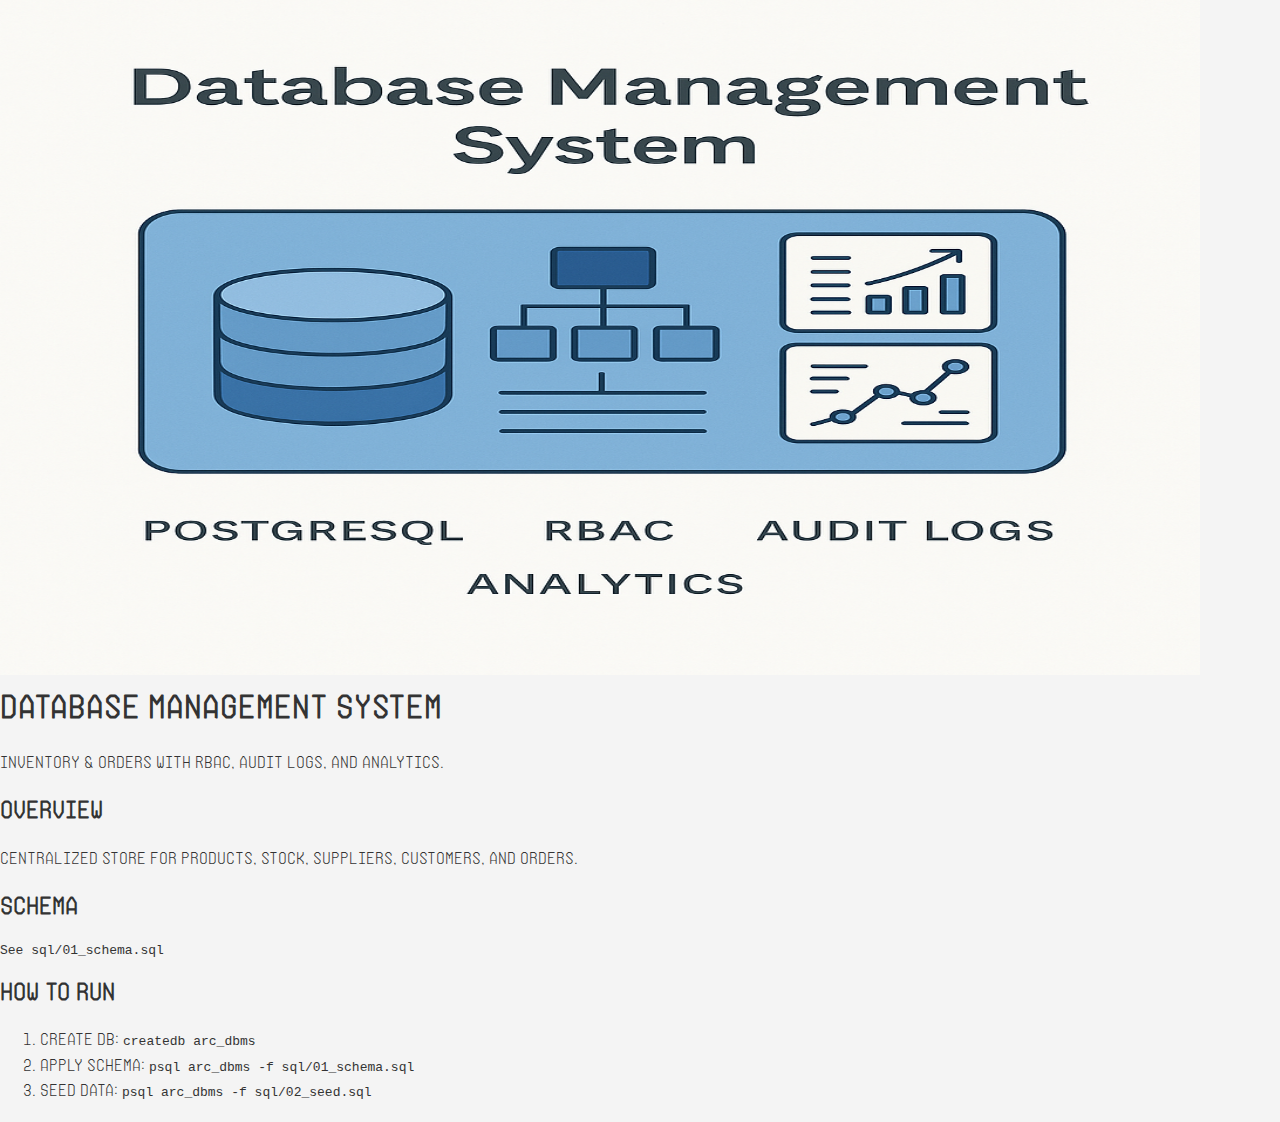
<file: database-management/index.html>
<!doctype html>
<html lang="en">
<head>
  <meta charset="utf-8">
  <meta name="viewport" content="width=device-width,initial-scale=1">
  <title>Database Management System | Arc Innovations</title>
  <link rel="stylesheet" href="../style.css">
</head>
<body>
  <header class="case-hero">
    <img src="thumbnail.png" alt="DBMS thumbnail" width="1200" height="675" loading="eager">
    <h1>Database Management System</h1>
    <p>Inventory & Orders with RBAC, audit logs, and analytics.</p>
  </header>

  <main class="case-content">
    <h2>Overview</h2>
    <p>Centralized store for products, stock, suppliers, customers, and orders.</p>

    <h2>Schema</h2>
    <pre><code>See sql/01_schema.sql</code></pre>

    <h2>How to run</h2>
    <ol>
      <li>Create DB: <code>createdb arc_dbms</code></li>
      <li>Apply schema: <code>psql arc_dbms -f sql/01_schema.sql</code></li>
      <li>Seed data: <code>psql arc_dbms -f sql/02_seed.sql</code></li>
    </ol>
  </main>
</body>
</html>
</file>
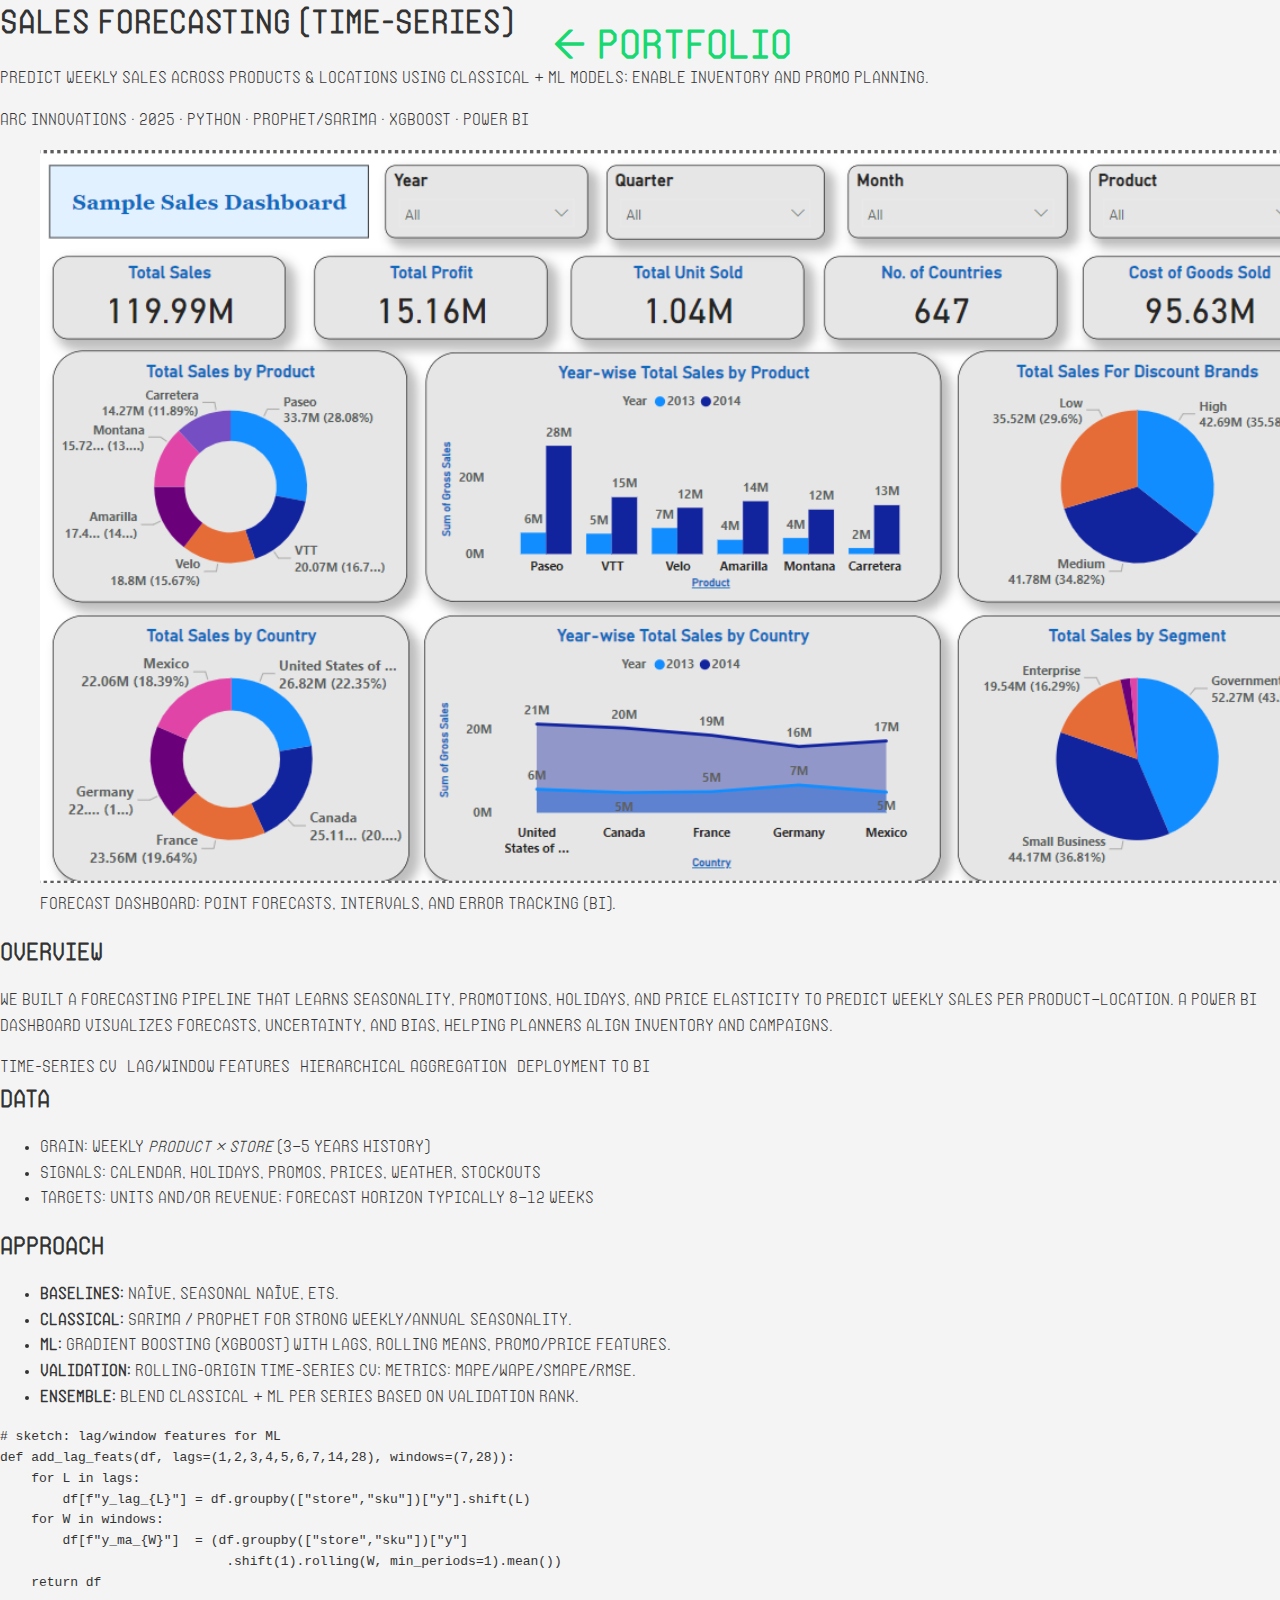
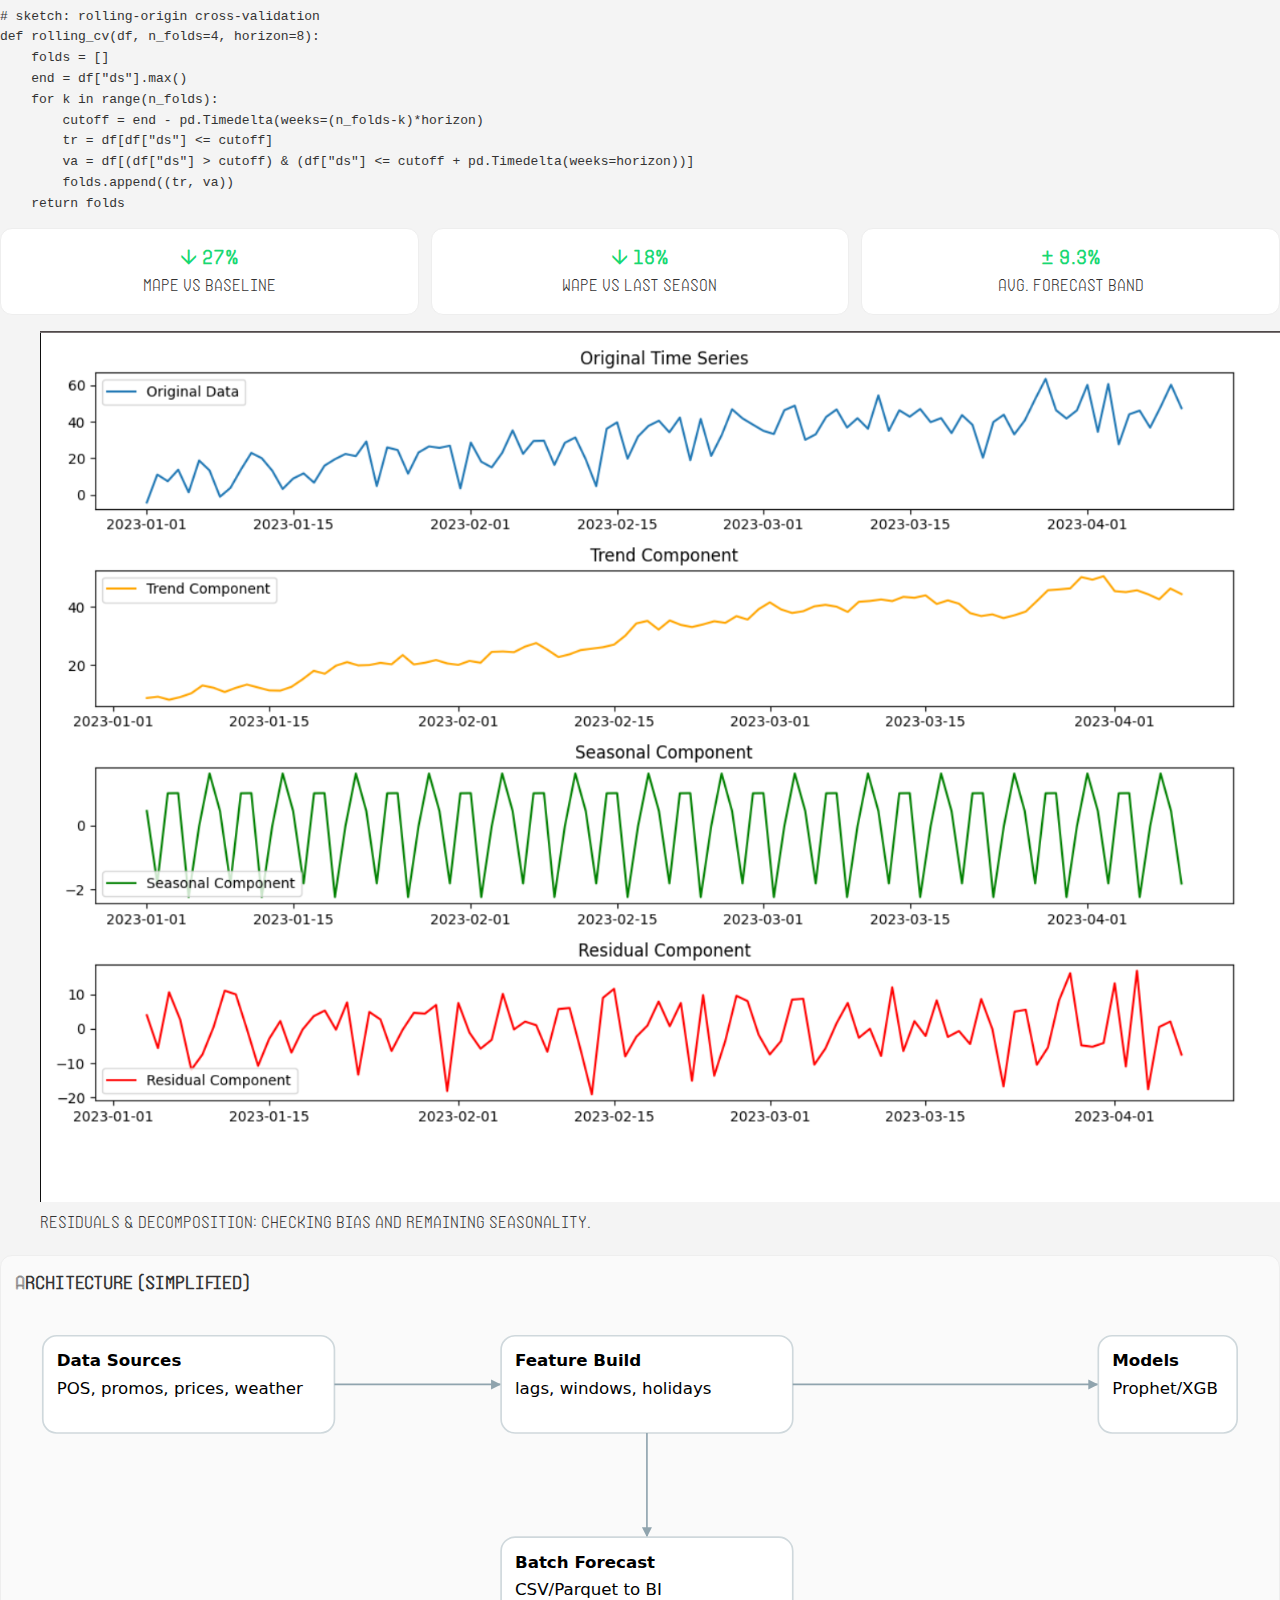
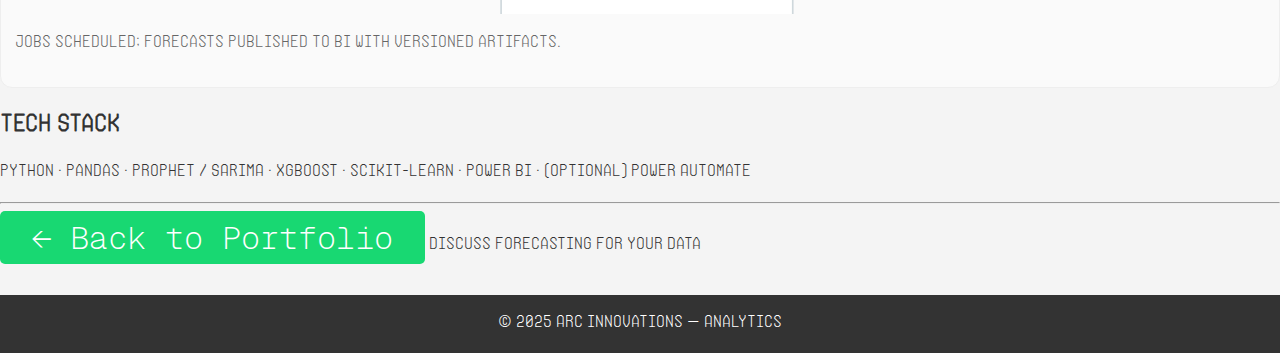
<file: sales-forecasting/index.html>
<!DOCTYPE html>
<html lang="en">
<head>
  <meta charset="UTF-8"/>
  <meta name="viewport" content="width=device-width, initial-scale=1.0"/>
  <title>Sales Forecasting (Time-Series) | Arc Innovations</title>

  <!-- Site CSS -->
  <link rel="stylesheet" href="../style.css?v=20250910a"/>

  <!-- SEO -->
  <meta name="description" content="End-to-end time-series forecasting to predict weekly sales; feature engineering, rolling cross-validation, and a Power BI dashboard."/>
  <link rel="canonical" href="https://www.arcinnovations.it/sales-forecasting/index.html"/>

  <!-- Social -->
  <meta property="og:title" content="Sales Forecasting (Time-Series) | Arc Innovations">
  <meta property="og:description" content="Predict weekly sales across products and locations. MAPE/WAPE tracked, dashboards in Power BI.">
  <meta property="og:url" content="https://www.arcinnovations.it/sales-forecasting/index.html">
  <meta property="og:image" content="https://www.arcinnovations.it/sales-forecasting/thumbnail.png">
  <meta name="twitter:card" content="summary_large_image">

  <!-- Small page-only helpers -->
  <style>
    .sf-pillbox .tag{margin:6px 6px 0 0}
    .sf-kpis{display:grid;grid-template-columns:repeat(3,1fr);gap:12px}
    .sf-kpi{background:#fff;border:1px solid #eee;border-radius:12px;padding:14px;text-align:center}
    .sf-kpi .value{font-weight:700;font-size:1.25rem;color:#18d872}
    .sf-figure{background:#fafafa;border:1px solid #eee;border-radius:12px;padding:14px;margin:18px 0}
    .sf-arch svg{max-width:100%}
  </style>
</head>
<body class="article-body">
  <!-- reading progress -->
  <div id="read-progress"></div>

  <!-- back to portfolio (matches other case studies) -->
  <nav class="article-nav">
    <ul><li><a href="../portfolio.html">← Portfolio</a></li></ul>
  </nav>

  <main class="article-wrap">
    <header class="article-header">
      <h1>Sales Forecasting (Time-Series)</h1>
      <p class="article-subtitle">
        Predict weekly sales across products & locations using classical + ML models; enable inventory and promo planning.
      </p>
      <p class="article-meta">Arc Innovations · 2025 · Python · Prophet/SARIMA · XGBoost · Power BI</p>
    </header>

    <figure class="article-figure">
      <img src="dashboard.png" alt="Power BI sales forecasting dashboard with forecast and actuals">
      <figcaption>Forecast dashboard: point forecasts, intervals, and error tracking (BI).</figcaption>
    </figure>

    <section>
      <h2>Overview</h2>
      <p>
        We built a forecasting pipeline that learns seasonality, promotions, holidays, and price elasticity to predict
        weekly sales per product–location. A Power BI dashboard visualizes forecasts, uncertainty, and bias, helping
        planners align inventory and campaigns.
      </p>
      <div class="sf-pillbox">
        <span class="tag">Time-Series CV</span>
        <span class="tag">Lag/Window Features</span>
        <span class="tag">Hierarchical Aggregation</span>
        <span class="tag">Deployment to BI</span>
      </div>
    </section>

    <section>
      <h2>Data</h2>
      <ul>
        <li>Grain: weekly <em>product × store</em> (3–5 years history)</li>
        <li>Signals: calendar, holidays, promos, prices, weather, stockouts</li>
        <li>Targets: units and/or revenue; forecast horizon typically 8–12 weeks</li>
      </ul>
    </section>

    <section>
      <h2>Approach</h2>
      <ul>
        <li><strong>Baselines:</strong> Naïve, seasonal naïve, ETS.</li>
        <li><strong>Classical:</strong> SARIMA / Prophet for strong weekly/annual seasonality.</li>
        <li><strong>ML:</strong> Gradient boosting (XGBoost) with lags, rolling means, promo/price features.</li>
        <li><strong>Validation:</strong> Rolling-origin time-series CV; metrics: MAPE/WAPE/sMAPE/RMSE.</li>
        <li><strong>Ensemble:</strong> Blend classical + ML per series based on validation rank.</li>
      </ul>

<pre class="code-block"><code># sketch: lag/window features for ML
def add_lag_feats(df, lags=(1,2,3,4,5,6,7,14,28), windows=(7,28)):
    for L in lags:
        df[f"y_lag_{L}"] = df.groupby(["store","sku"])["y"].shift(L)
    for W in windows:
        df[f"y_ma_{W}"]  = (df.groupby(["store","sku"])["y"]
                             .shift(1).rolling(W, min_periods=1).mean())
    return df
</code></pre>

<pre class="code-block"><code># sketch: rolling-origin cross-validation
def rolling_cv(df, n_folds=4, horizon=8):
    folds = []
    end = df["ds"].max()
    for k in range(n_folds):
        cutoff = end - pd.Timedelta(weeks=(n_folds-k)*horizon)
        tr = df[df["ds"] <= cutoff]
        va = df[(df["ds"] > cutoff) & (df["ds"] <= cutoff + pd.Timedelta(weeks=horizon))]
        folds.append((tr, va))
    return folds
</code></pre>
    </section>

    <section class="sf-kpis">
      <div class="sf-kpi"><div class="value">↓ 27%</div><div class="article-subtitle">MAPE vs baseline</div></div>
      <div class="sf-kpi"><div class="value">↓ 18%</div><div class="article-subtitle">WAPE vs last season</div></div>
      <div class="sf-kpi"><div class="value">± 9.3%</div><div class="article-subtitle">Avg. forecast band</div></div>
    </section>

    <figure class="article-figure">
      <img src="residuals.png" alt="Residual analysis and seasonal decomposition">
      <figcaption>Residuals & decomposition: checking bias and remaining seasonality.</figcaption>
    </figure>

    <section class="sf-figure sf-arch">
      <h3 class="article-subtitle" style="margin-bottom:8px;">Architecture (simplified)</h3>
      <svg viewBox="0 0 900 220" role="img" aria-label="Sales forecasting architecture">
        <defs>
          <style>
            .box{fill:#fff;stroke:#cfd8dc;stroke-width:1.2}
            .t{font:700 12px system-ui,-apple-system,Segoe UI,Roboto,Arial}
            .s{font:400 12px system-ui,-apple-system,Segoe UI,Roboto,Arial}
            .ln{stroke:#90a4ae;stroke-width:1.2;marker-end:url(#a)}
          </style>
          <marker id="a" markerWidth="10" markerHeight="10" refX="6" refY="3" orient="auto">
            <path d="M0,0 L0,6 L6,3 z" fill="#90a4ae"/>
          </marker>
        </defs>
        <rect class="box" x="20" y="20" width="210" height="70" rx="10"/>
        <text class="t" x="30" y="42">Data Sources</text>
        <text class="s" x="30" y="62">POS, promos, prices, weather</text>

        <line class="ln" x1="230" y1="55" x2="350" y2="55"/>
        <rect class="box" x="350" y="20" width="210" height="70" rx="10"/>
        <text class="t" x="360" y="42">Feature Build</text>
        <text class="s" x="360" y="62">lags, windows, holidays</text>

        <line class="ln" x1="560" y1="55" x2="780" y2="55"/>
        <rect class="box" x="780" y="20" width="100" height="70" rx="10"/>
        <text class="t" x="790" y="42">Models</text>
        <text class="s" x="790" y="62">Prophet/XGB</text>

        <line class="ln" x1="455" y1="90" x2="455" y2="165"/>
        <rect class="box" x="350" y="165" width="210" height="70" rx="10"/>
        <text class="t" x="360" y="187">Batch Forecast</text>
        <text class="s" x="360" y="207">CSV/Parquet to BI</text>
      </svg>
      <p class="article-subtitle" style="color:#666;margin-top:8px;">
        Jobs scheduled; forecasts published to BI with versioned artifacts.
      </p>
    </section>

    <section>
      <h2>Tech Stack</h2>
      <p>Python · Pandas · Prophet / SARIMA · XGBoost · scikit-learn · Power BI · (optional) Power Automate</p>
    </section>

    <hr class="soft-divider"/>

    <div class="article-cta">
      <a class="cta-button" href="../portfolio.html">← Back to Portfolio</a>
      <a class="cta-outline" href="mailto:info@arcinnovations.it">Discuss forecasting for your data</a>
    </div>
  </main>

  <footer class="article-footer">© 2025 Arc Innovations — Analytics</footer>

  <script>
    (function(){
      const bar=document.getElementById('read-progress'); if(!bar) return;
      const onScroll=()=>{const h=document.documentElement,b=document.body,st=h.scrollTop||b.scrollTop,sh=h.scrollHeight||b.scrollHeight,ch=h.clientHeight;bar.style.width=Math.min(100,Math.max(0,(st/(sh-ch))*100))+'%';};
      document.addEventListener('scroll',onScroll,{passive:true}); onScroll();
    })();
  </script>
</body>
</html>
</file>
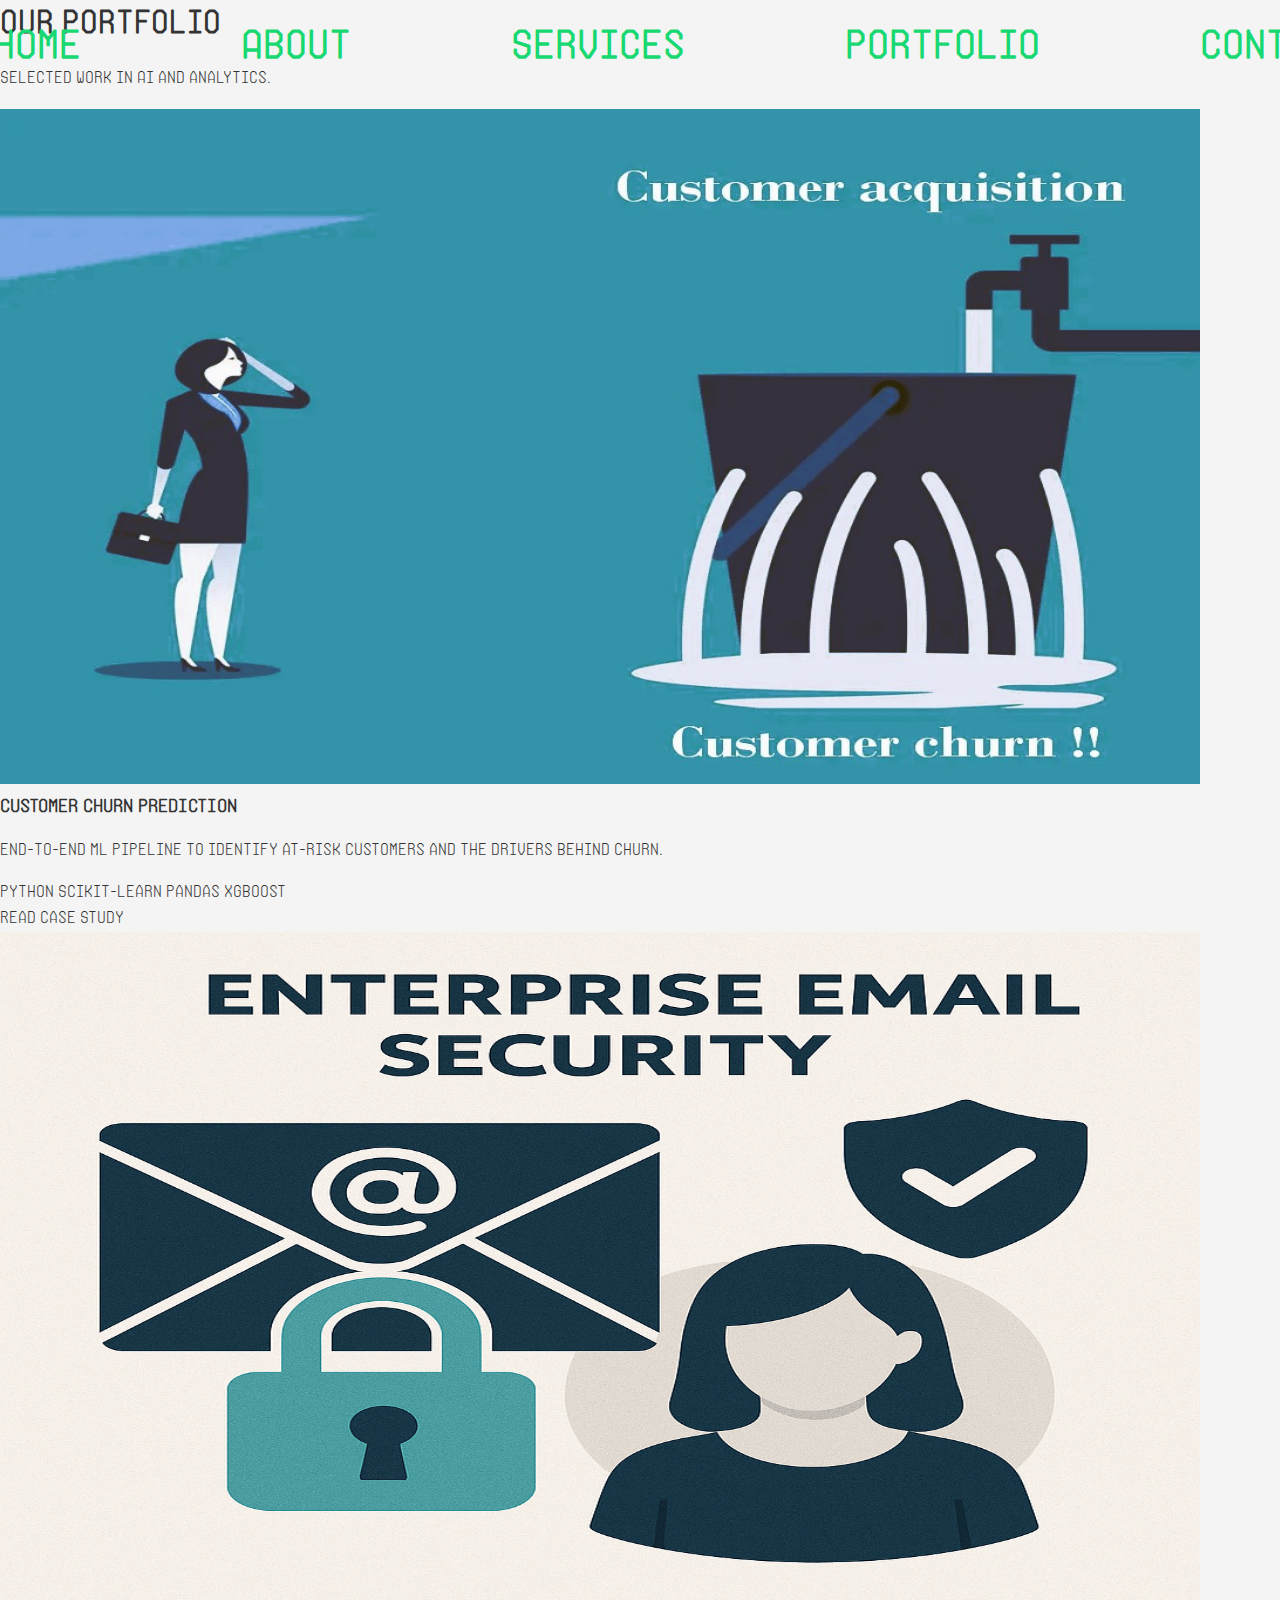
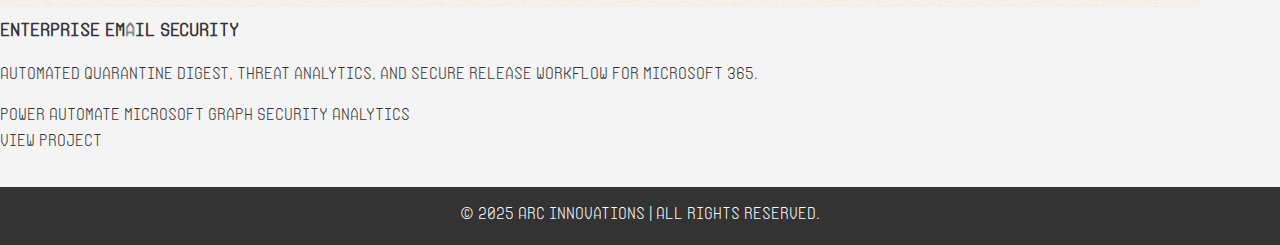
<file: portfolio.html>
<!DOCTYPE html>
<html lang="en">
<head>
  <meta charset="UTF-8"/>
  <meta name="viewport" content="width=device-width, initial-scale=1.0"/>
  <title>Portfolio | Arc Innovations</title>

  <!-- Primary CSS -->
  <link rel="stylesheet" href="style.css"/>

  <!-- Fonts -->
  <link rel="preconnect" href="https://fonts.cdnfonts.com" crossorigin>
  <link rel="preload" as="style" href="https://fonts.cdnfonts.com/css/bell-mt" onload="this.rel='stylesheet'">

  <!-- SEO -->
  <meta name="description" content="Arc Innovations portfolio — selected work in AI & analytics, including a full churn prediction case study and enterprise email security implementation."/>
  <link rel="canonical" href="https://www.arcinnovations.it/portfolio.html"/>

  <!-- Open Graph -->
  <meta property="og:title" content="Portfolio | Arc Innovations">
  <meta property="og:description" content="Selected work in AI & analytics, including churn prediction and enterprise email security.">
  <meta property="og:url" content="https://www.arcinnovations.it/portfolio.html">
  <meta property="og:image" content="https://www.arcinnovations.it/Picture/churn-demo.jpg">
  <meta name="twitter:card" content="summary_large_image">

  <!-- JSON-LD -->
  <script type="application/ld+json">
  {
    "@context": "https://schema.org",
    "@type": "ItemList",
    "name": "Arc Innovations Portfolio",
    "itemListElement": [
      {
        "@type": "ListItem",
        "position": 1,
        "url": "https://www.arcinnovations.it/customer-churn.html",
        "item": {
          "@type": "CreativeWork",
          "name": "Customer Churn Prediction",
          "description": "End-to-end ML pipeline to identify at-risk customers and the drivers behind churn.",
          "image": "https://www.arcinnovations.it/Picture/churn-demo.jpg"
        }
      },
      {
        "@type": "ListItem",
        "position": 2,
        "url": "https://www.arcinnovations.it/email-security/index.html",
        "item": {
          "@type": "CreativeWork",
          "name": "Enterprise Email Security",
          "description": "Automated quarantine digest, threat analytics, and secure release workflow for Microsoft 365.",
          "image": "https://www.arcinnovations.it/email-security/thumbnail.png"
        }
      }
    ]
  }
  </script>
</head>
<body>
  <!-- Nav -->
  <nav>
    <ul>
      <li><a href="index.html#home">Home</a></li>
      <li><a href="index.html#about">About</a></li>
      <li><a href="index.html#services">Services</a></li>
      <li><a href="portfolio.html" class="active" aria-current="page">Portfolio</a></li>
      <li><a href="index.html#contact-info">Contact</a></li>
    </ul>
  </nav>

  <!-- Hero -->
  <header class="portfolio-hero">
    <div class="portfolio-hero__overlay"></div>
    <div class="portfolio-hero__content">
      <h1>Our Portfolio</h1>
      <p>Selected work in AI and analytics.</p>
    </div>
  </header>

  <!-- Portfolio Grid -->
  <section class="portfolio-wrap">
    <div class="portfolio-grid">

      <!-- CARD 1: Churn -->
      <a class="pf-card" href="customer-churn.html" data-category="ai" aria-label="Open Customer Churn case study">
        <div class="pf-card__media">
          <img
            src="Picture/churn-demo.jpg"
            alt="Customer Churn Prediction project thumbnail"
            width="1200" height="675"
            loading="eager" fetchpriority="high">
        </div>
        <div class="pf-card__body">
          <h3 class="pf-card__title">Customer Churn Prediction</h3>
          <p class="pf-card__desc">
            End-to-end ML pipeline to identify at-risk customers and the drivers behind churn.
          </p>
          <div class="pf-card__tags">
            <span class="tag">Python</span>
            <span class="tag">Scikit-learn</span>
            <span class="tag">Pandas</span>
            <span class="tag">XGBoost</span>
          </div>
          <div class="pf-card__cta">
            <span class="pf-link" aria-hidden="true">Read Case Study</span>
          </div>
        </div>
      </a>

      <!-- CARD 2: Email Security (zoom the icon to counter transparent padding) -->
      <a class="pf-card" href="email-security/index.html" data-category="security" aria-label="Open Enterprise Email Security project">
        <div class="pf-card__media pf-card__media--contain">
          <img
            class="pf-thumb--email"
            src="email-security/thumbnail.png"
            alt="Enterprise Email Security project thumbnail"
            width="1200" height="675"
            loading="lazy">
        </div>
        <div class="pf-card__body">
          <h3 class="pf-card__title">Enterprise Email Security</h3>
          <p class="pf-card__desc">
            Automated quarantine digest, threat analytics, and secure release workflow for Microsoft 365.
          </p>
          <div class="pf-card__tags">
            <span class="tag">Power Automate</span>
            <span class="tag">Microsoft Graph</span>
            <span class="tag">Security</span>
            <span class="tag">Analytics</span>
          </div>
          <div class="pf-card__cta">
            <span class="pf-link" aria-hidden="true">View Project</span>
          </div>
        </div>
      </a>

    </div>
  </section>

  <!-- Footer -->
  <footer>
    <p>&copy; 2025 Arc Innovations | All rights reserved.</p>
  </footer>
</body>
</html>
</file>
<file: style.css>
/* General Styles */
html {
    scroll-behavior: smooth;
}
.fade-video {
    position: absolute;
    top: 0;
    left: 0;
    width: 100%;
    height: 100%;
    object-fit: cover;
    opacity: 0; /* Start hidden */
    transition: opacity 1.5s ease-in-out; /* Smooth fade effect */
    z-index: -1; /* Ensure the video stays behind the content */
}

.fade-video.active {
    opacity: 1; /* Fully visible when active */
}

.section {
    padding: 6rem 1rem;
    margin: 0;
    animation: fadeIn 1s ease-in-out;
    opacity: 0;
    animation-fill-mode: forwards;
}
#about, #services, #team {
    position: relative;
    overflow: hidden;
}

#about-video, #services-video, #team-video {
    position: absolute;
    top: 0;
    left: 0;
    width: 100%;
    height: 100%;
    object-fit: cover;
    z-index: -1;
}

@keyframes fadeIn {
    from {
        opacity: 0;
        transform: translateY(20px);
    }
    to {
        opacity: 1;
        transform: translateY(0);
    }
}
/* ArchimotoV01 Font */
@font-face {
    font-family: 'ArchimotoV01';
    src: url('fonts/ArchimotoV01-Thin.otf') format('opentype');
    font-weight: normal;
    font-style: normal;}
/* Geist Font */
@font-face {
    font-family: 'Geist Mono';
    src: url('fonts/GeistMono-UltraLight.woff2') format('woff2');
    font-weight: normal;
    font-style: normal;
}
/* AstroSpace Font */
@font-face {
    font-family: 'AstroSpace';
    src:url('fonts/AstroSpace-eZ2Bg.ttf') format('truetype');
    font-weight: normal;
    font-style: normal;
}
/* Supercharge */
@font-face {
    font-family: 'Supercharge';
    src:url('fonts/SuperchargeExpanded-z83aw.otf') format('openType');
    font-weight: normal;
    font-style: normal;
}
body {
    font-family: 'ArchimotoV01','Geist Mono','AstriSpace', sans-serif;
    margin: 0;
    padding: 0;
    background-color: #f4f4f4;
    color: #333;
    line-height: 1.6;
}

h1, h2, h3 {
    margin: 0;
    padding: 0;
}

a {
    text-decoration: none;
    color: inherit;
}

/* Navigation Bar */
nav {
    background: transparent; /* Make the background transparent */
    position: absolute; /* Position it over the video */
    top: 0;
    left: 0;
    width: 100%; /* Ensure it spans the full width */
    z-index: 10; /* Ensure it stays above the video */
    padding: 1rem 2rem;
    text-align: center;
}

nav ul {
    list-style: none;
    padding: 0;
    margin: 0;
    display: flex;
    justify-content: center;
}

nav ul li {
    margin: 0 5rem;

}

nav ul li a {
    color: #18d872;
    font-size: 2.5rem;
    font-weight: bold;
    transition: color 0.3s ease;
}

nav ul li a:hover {
    color: #ff6f61;
}

/* Home Section */
#home {
    font-family: 'Geist Mono', sans-serif !important;
    align-self: center;
    font-size: 1.8rem;
    position: relative;
    height: 100vh; /* Full viewport height */
    overflow: hidden;
    display: flex;
    flex-direction: column;
    justify-content: center;
    align-items: center;
    text-align: center;
    color: #fff;
}

#home-video {
    position: absolute;
    top: 0;
    left: 0;
    width: 100%;
    height: 100%;
    object-fit: cover; /* Ensures the video covers the entire section */
    z-index: -1; /* Places the video behind the content */
}

.hero-content {
    position: relative;
    align-self: center;
    z-index: 1; /* Ensures the content is above the video */
    color: #fff;
    padding: 1rem;
}

#home .hero-content h1 {
    font-family: 'Geist Mono', sans-serif !important;
    font-size: 5rem;
    
    margin-bottom: 1rem;
}
#home .hero-content p {
    font-family: 'ArchimotoV01', sans-serif !important;
    font-size: 1.5rem;
    margin-bottom: 2rem;
}

.cta-button {
    font-family: 'Geist Mono', sans-serif;
    font-size: 2rem;
    background-color: #18d872;
    color: #fff;
    padding: 0.4rem 2rem;
    border-radius: 5px;
    transition: background-color 0.3s ease;
}

.cta-button:hover {
    background-color: #dd0f3c;
}

/* About Us Section */
#about {
    position: relative;
    height: 100vh; /* Full viewport height */
    overflow: hidden;
    display: flex;
    flex-direction: column;
    justify-content: center;
    align-items: center;
    text-align: center;
    color: #fff;
}

#about-video {
    position: absolute;
    top: 0;
    left: 0;
    width: 100%;
    height: 100%;
    object-fit: cover; /* Ensures the video covers the entire section */
    z-index: -1; /* Places the video behind the content */
}

.about-content {
    position: relative;
    z-index: 1; /* Ensures the content is above the video */
    padding: 2rem;
    background-color: rgba(0, 0, 0, 0.5); /* Optional: Add a semi-transparent background for better readability */
    border-radius: 10px; /* Optional: Add rounded corners */
}

#about h2 {
    font-family: 'Supercharge', sans-serif;
    font-size: 4.5rem;
    margin-bottom: 1rem;
}

#about p {
    font-family: 'AstroSpace', sans-serif;
    max-width: 800px;
    margin: 0 auto;
    font-size: 1.2rem;
    line-height: 1.8;
}


/* Services Section */
#services {
    position: relative;
    height: auto; /* Adjust height based on content */
    overflow: hidden;
    display: flex;
    flex-direction: column;
    justify-content: center;
    align-items: center;
    text-align: center;
    color: #00ffaa;
    padding-bottom: 4rem;
}

#services h2 {
    font-size: 2.5rem;
    margin-bottom: 2rem;
}
#services-video {
    position: absolute;
    top: 0;
    left: 0;
    width: 100%;
    height: 100%;
    object-fit: cover; /* Ensures the video covers the entire section */
    z-index: -1; /* Places the video behind the content */
}

.services-content {
    position: relative;
    z-index: 1; /* Ensures the content is above the video */
    padding: 2rem;
    background-color: rgba(0, 0, 0, 0.5); /* Optional: Add a semi-transparent background for better readability */
    border-radius: 10px; /* Optional: Add rounded corners */
}


.services-container {
    display: flex;
    flex-direction: column;
    align-items: center;
    gap: 3rem;
}

.service-row {
    display: flex;
    justify-content: center;
    gap: 3rem;
    flex-wrap: wrap; /* Ensures cards wrap on smaller screens */
}

.service-card {
    width: 200px;
    height: 150px;
    perspective: 1000px;
    cursor: pointer;
}

.card-inner {
    width: 100%;
    height: 100%;
    position: relative;
    transform-style: preserve-3d;
    transition: transform 0.6s ease;
}

.service-card:hover .card-inner {
    transform: rotateY(180deg);
}

.card-front, .card-back {
    width: 100%;
    height: 100%;
    position: absolute;
    backface-visibility: hidden;
    display: flex;
    align-items: center;
    justify-content: center;
    border-radius: 10px;
    box-shadow: 0 4px 8px rgba(0, 0, 0, 0.2);
    padding: 1rem;
    background-color: #fff;
}

.card-back {
    background-color: #ff6f61;
    color: #fff;
    transform: rotateY(180deg);
}

.card-back ul {
    list-style: none;
    padding: 0;
    margin: 0;
    text-align: left;
}

.card-back ul li {
    margin: 0.5rem 0;
    font-size: 0.9rem;
}

/* Team Section */
#team {
    position: relative;
    height: 100vh; /* Full viewport height */
    overflow: hidden;
    display: flex;
    flex-direction: column;
    justify-content: center;
    align-items: center;
    text-align: center;
    color: #fff;
}

#team-video {
    position: absolute;
    top: 0;
    left: 0;
    width: 100%;
    height: 100%;
    object-fit: cover; /* Ensures the video covers the entire section */
    z-index: -1; /* Places the video behind the content */
}
.team-content {
    position: relative;
    z-index: 1; /* Ensures the content is above the video */
    padding: 2rem;
    background-color: rgba(0, 0, 0, 0.5); /* Optional: Add a semi-transparent background for better readability */
    border-radius: 10px; /* Optional: Add rounded corners */
}

#team h2 {
    font-size: 2.5rem;
    margin-bottom: 2rem;
}

.team-container {
    display: flex;
    flex-wrap: wrap;
    justify-content: center;
    gap: 1.5rem;
}

.team-member {
    background-color: rgba(255, 255, 255, 0.8); /* Optional: Add a light background for team member cards */
    padding: 1rem;
    border-radius: 10px;
    width: 180px;
    box-shadow: 0 4px 8px rgba(0, 0, 0, 0.1);
    text-align: center;
}

.team-member h3 {
    font-size: 1.2rem;
    margin-bottom: 0.5rem;
    color:#18d872;}

.team-member p {
    font-size: 0.9rem;
    color: #333;
}

/* Contact Info Section */
#contact-info {
    padding: 2rem 1rem;
    background-color: #fff;
    text-align: center;
}

.contact-info-container {
    max-width: 800px;
    margin: 0 auto;
    font-size: 1.1rem;
    line-height: 1.8;
}

.contact-info-container p {
    margin: 0.5rem 0;
}

.contact-info-container a {
    color: #ff6f61;
    transition: color 0.3s ease;
}

.contact-info-container a:hover {
    color: #e65a50;
}

/* Footer */
footer {
    background-color: #333;
    color: #fff;
    text-align: center;
    padding: 1rem 0;
    margin-top: 2rem;
}

footer p {
    margin: 0;
    font-size: 1rem;
}
</file>
